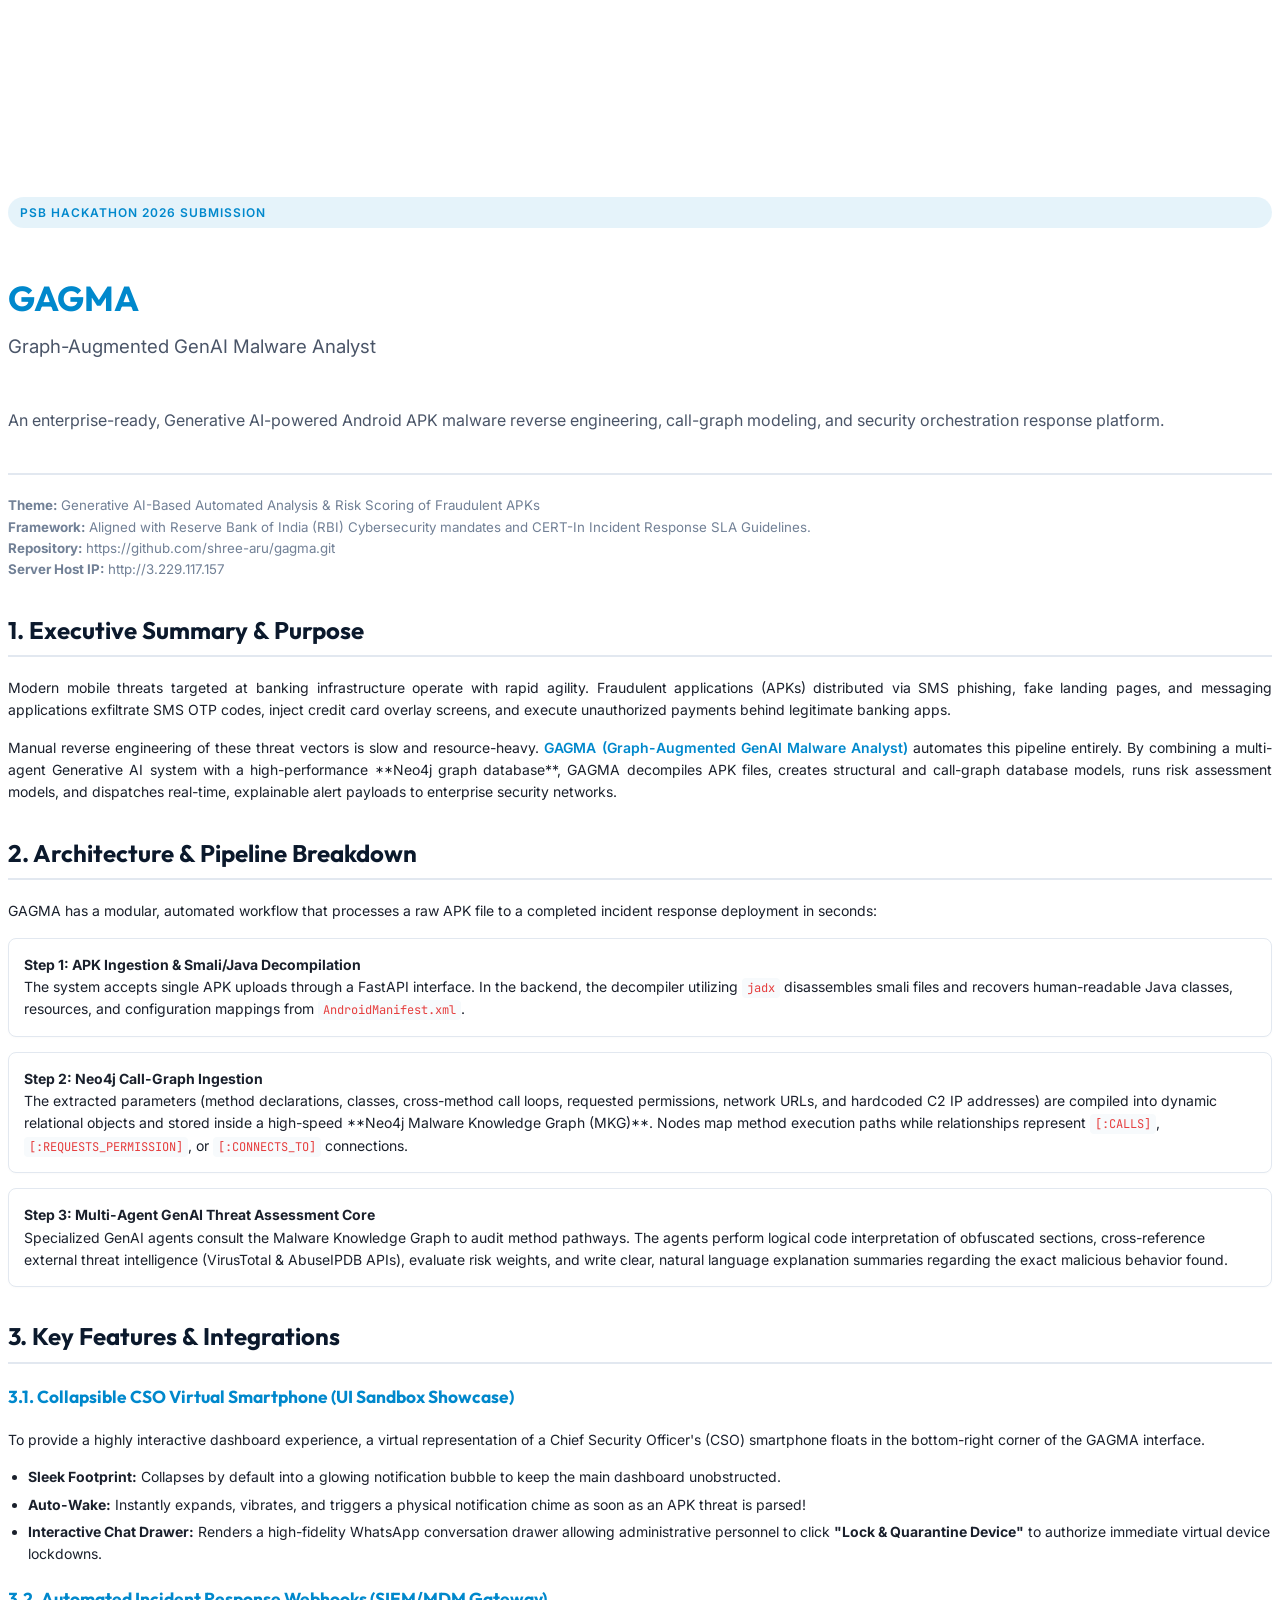
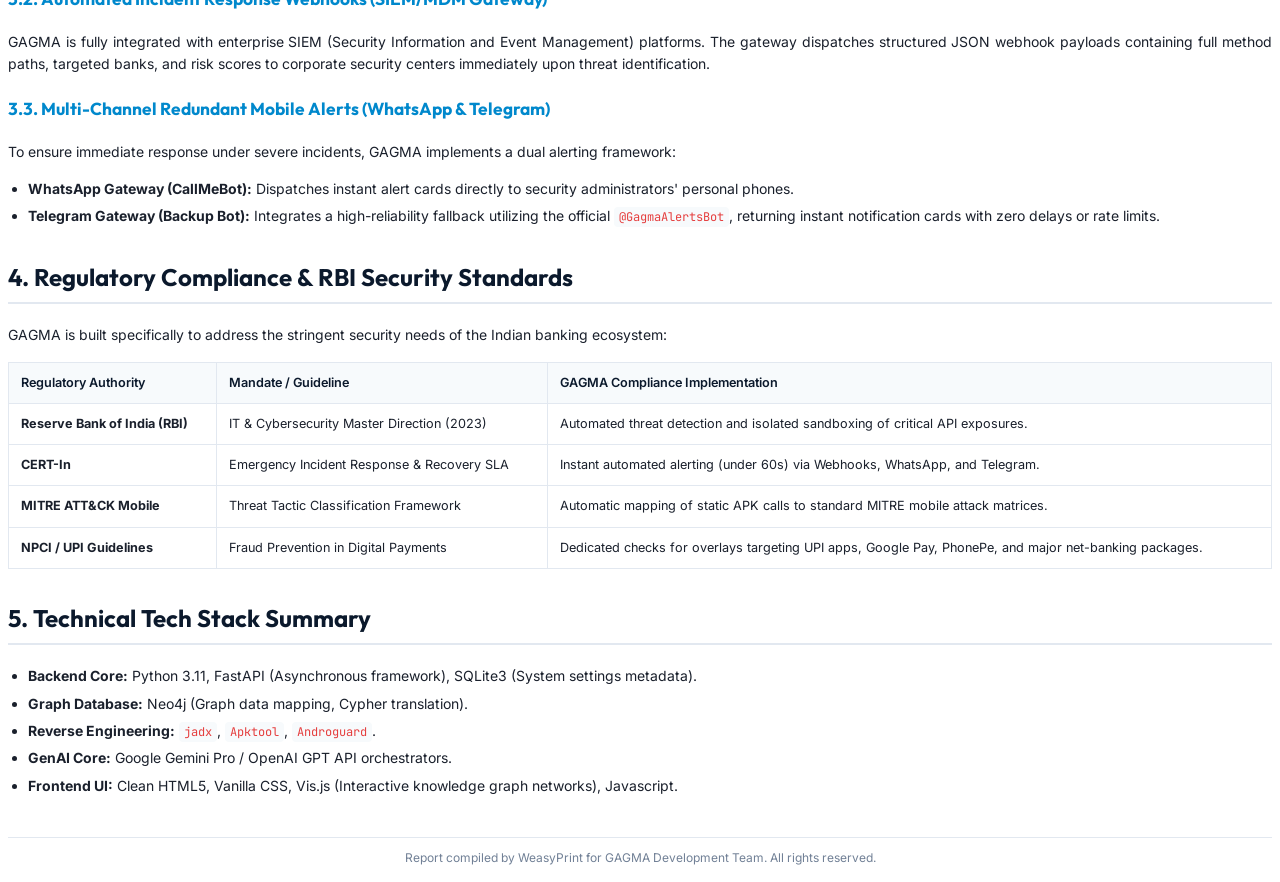
<file: gagma_project_overview.html>
<!DOCTYPE html>
<html lang="en">
<head>
  <meta charset="UTF-8">
  <title>GAGMA Executive Project Overview</title>
  <style>
    @import url('https://fonts.googleapis.com/css2?family=Inter:wght@300;400;500;600;700&family=Outfit:wght@400;500;600;700;800&family=JetBrains+Mono:wght@400;500;700&display=swap');

    @page {
      size: A4;
      margin: 20mm;
      @bottom-right {
        content: counter(page);
        font-family: 'Inter', sans-serif;
        font-size: 8pt;
        color: #718096;
      }
      @bottom-left {
        content: "GAGMA Project Overview — PSB Hackathon 2026";
        font-family: 'Inter', sans-serif;
        font-size: 8pt;
        color: #718096;
      }
    }

    body {
      font-family: 'Inter', sans-serif;
      color: #1a202c;
      line-height: 1.6;
      font-size: 10.5pt;
    }

    h1, h2, h3, h4 {
      font-family: 'Outfit', sans-serif;
      color: #0b192c;
      font-weight: 700;
      page-break-after: avoid;
    }

    h1 {
      font-size: 26pt;
      margin-bottom: 5px;
      color: #0088cc;
    }

    .subtitle {
      font-size: 14pt;
      color: #4a5568;
      margin-top: 0;
      margin-bottom: 30px;
      font-weight: 400;
    }

    .cover {
      page-break-after: always;
      display: flex;
      flex-direction: column;
      justify-content: center;
      height: 100%;
      padding-top: 50mm;
    }

    .cover-meta {
      margin-top: auto;
      border-top: 2px solid #e2e8f0;
      padding-top: 20px;
      font-size: 10pt;
      color: #718096;
    }

    .cover-tag {
      display: inline-block;
      background: rgba(0, 136, 204, 0.1);
      color: #0088cc;
      padding: 6px 12px;
      border-radius: 40px;
      font-weight: 600;
      font-size: 9pt;
      margin-bottom: 20px;
      text-transform: uppercase;
      letter-spacing: 1px;
    }

    h2 {
      font-size: 18pt;
      border-bottom: 2px solid #e2e8f0;
      padding-bottom: 6px;
      margin-top: 30px;
      color: #0b192c;
    }

    h3 {
      font-size: 13pt;
      margin-top: 20px;
      color: #0088cc;
    }

    p {
      margin-bottom: 15px;
      text-align: justify;
    }

    ul, ol {
      margin-bottom: 15px;
      padding-left: 20px;
    }

    li {
      margin-bottom: 5px;
    }

    code {
      font-family: 'JetBrains Mono', monospace;
      background: #f7fafc;
      padding: 2px 5px;
      border-radius: 4px;
      font-size: 9pt;
      color: #e53e3e;
    }

    .code-block {
      display: block;
      font-family: 'JetBrains Mono', monospace;
      background: #f7fafc;
      border: 1px solid #e2e8f0;
      padding: 12px;
      border-radius: 6px;
      font-size: 8.5pt;
      white-space: pre-wrap;
      margin-bottom: 15px;
      color: #2d3748;
    }

    table {
      width: 100%;
      border-collapse: collapse;
      margin-bottom: 20px;
      page-break-inside: avoid;
    }

    th, td {
      border: 1px solid #e2e8f0;
      padding: 10px 12px;
      text-align: left;
      font-size: 9.5pt;
    }

    th {
      background-color: #f7fafc;
      font-weight: 600;
      color: #0b192c;
    }

    .card {
      background: #ffffff;
      border: 1px solid #e2e8f0;
      border-radius: 8px;
      padding: 15px;
      margin-bottom: 15px;
      page-break-inside: avoid;
      box-shadow: 0 1px 3px rgba(0,0,0,0.02);
    }

    .highlight {
      color: #0088cc;
      font-weight: 600;
    }

    .badge-rbi {
      display: inline-block;
      background: #fffaf0;
      border: 1px solid #feebc8;
      color: #dd6b20;
      font-weight: 600;
      padding: 2px 6px;
      border-radius: 4px;
      font-size: 8pt;
      text-transform: uppercase;
    }
  </style>
</head>
<body>

  <!-- Cover Page -->
  <div class="cover">
    <div class="cover-tag">PSB Hackathon 2026 Submission</div>
    <h1>GAGMA</h1>
    <div class="subtitle">Graph-Augmented GenAI Malware Analyst</div>
    
    <p style="font-size: 12pt; color: #4a5568; margin-bottom: 40px;">
      An enterprise-ready, Generative AI-powered Android APK malware reverse engineering, call-graph modeling, and security orchestration response platform.
    </p>

    <div class="cover-meta">
      <strong>Theme:</strong> Generative AI-Based Automated Analysis & Risk Scoring of Fraudulent APKs<br>
      <strong>Framework:</strong> Aligned with Reserve Bank of India (RBI) Cybersecurity mandates and CERT-In Incident Response SLA Guidelines.<br>
      <strong>Repository:</strong> https://github.com/shree-aru/gagma.git<br>
      <strong>Server Host IP:</strong> http://3.229.117.157
    </div>
  </div>

  <!-- Document Body -->
  
  <h2>1. Executive Summary & Purpose</h2>
  <p>
    Modern mobile threats targeted at banking infrastructure operate with rapid agility. Fraudulent applications (APKs) distributed via SMS phishing, fake landing pages, and messaging applications exfiltrate SMS OTP codes, inject credit card overlay screens, and execute unauthorized payments behind legitimate banking apps. 
  </p>
  <p>
    Manual reverse engineering of these threat vectors is slow and resource-heavy. <span class="highlight">GAGMA (Graph-Augmented GenAI Malware Analyst)</span> automates this pipeline entirely. By combining a multi-agent Generative AI system with a high-performance **Neo4j graph database**, GAGMA decompiles APK files, creates structural and call-graph database models, runs risk assessment models, and dispatches real-time, explainable alert payloads to enterprise security networks.
  </p>

  <h2>2. Architecture & Pipeline Breakdown</h2>
  <p>
    GAGMA has a modular, automated workflow that processes a raw APK file to a completed incident response deployment in seconds:
  </p>

  <div class="card">
    <strong>Step 1: APK Ingestion & Smali/Java Decompilation</strong><br>
    The system accepts single APK uploads through a FastAPI interface. In the backend, the decompiler utilizing <code>jadx</code> disassembles smali files and recovers human-readable Java classes, resources, and configuration mappings from <code>AndroidManifest.xml</code>.
  </div>

  <div class="card">
    <strong>Step 2: Neo4j Call-Graph Ingestion</strong><br>
    The extracted parameters (method declarations, classes, cross-method call loops, requested permissions, network URLs, and hardcoded C2 IP addresses) are compiled into dynamic relational objects and stored inside a high-speed **Neo4j Malware Knowledge Graph (MKG)**. Nodes map method execution paths while relationships represent <code>[:CALLS]</code>, <code>[:REQUESTS_PERMISSION]</code>, or <code>[:CONNECTS_TO]</code> connections.
  </div>

  <div class="card">
    <strong>Step 3: Multi-Agent GenAI Threat Assessment Core</strong><br>
    Specialized GenAI agents consult the Malware Knowledge Graph to audit method pathways. The agents perform logical code interpretation of obfuscated sections, cross-reference external threat intelligence (VirusTotal & AbuseIPDB APIs), evaluate risk weights, and write clear, natural language explanation summaries regarding the exact malicious behavior found.
  </div>

  <h2>3. Key Features & Integrations</h2>

  <h3>3.1. Collapsible CSO Virtual Smartphone (UI Sandbox Showcase)</h3>
  <p>
    To provide a highly interactive dashboard experience, a virtual representation of a Chief Security Officer's (CSO) smartphone floats in the bottom-right corner of the GAGMA interface. 
  </p>
  <ul>
    <li><strong>Sleek Footprint:</strong> Collapses by default into a glowing notification bubble to keep the main dashboard unobstructed.</li>
    <li><strong>Auto-Wake:</strong> Instantly expands, vibrates, and triggers a physical notification chime as soon as an APK threat is parsed!</li>
    <li><strong>Interactive Chat Drawer:</strong> Renders a high-fidelity WhatsApp conversation drawer allowing administrative personnel to click <strong>"Lock & Quarantine Device"</strong> to authorize immediate virtual device lockdowns.</li>
  </ul>

  <h3>3.2. Automated Incident Response Webhooks (SIEM/MDM Gateway)</h3>
  <p>
    GAGMA is fully integrated with enterprise SIEM (Security Information and Event Management) platforms. The gateway dispatches structured JSON webhook payloads containing full method paths, targeted banks, and risk scores to corporate security centers immediately upon threat identification.
  </p>

  <h3>3.3. Multi-Channel Redundant Mobile Alerts (WhatsApp & Telegram)</h3>
  <p>
    To ensure immediate response under severe incidents, GAGMA implements a dual alerting framework:
  </p>
  <ul>
    <li><strong>WhatsApp Gateway (CallMeBot):</strong> Dispatches instant alert cards directly to security administrators' personal phones.</li>
    <li><strong>Telegram Gateway (Backup Bot):</strong> Integrates a high-reliability fallback utilizing the official <code>@GagmaAlertsBot</code>, returning instant notification cards with zero delays or rate limits.</li>
  </ul>

  <h2>4. Regulatory Compliance & RBI Security Standards</h2>
  <p>
    GAGMA is built specifically to address the stringent security needs of the Indian banking ecosystem:
  </p>
  
  <table>
    <thead>
      <tr>
        <th>Regulatory Authority</th>
        <th>Mandate / Guideline</th>
        <th>GAGMA Compliance Implementation</th>
      </tr>
    </thead>
    <tbody>
      <tr>
        <td><strong>Reserve Bank of India (RBI)</strong></td>
        <td>IT & Cybersecurity Master Direction (2023)</td>
        <td>Automated threat detection and isolated sandboxing of critical API exposures.</td>
      </tr>
      <tr>
        <td><strong>CERT-In</strong></td>
        <td>Emergency Incident Response & Recovery SLA</td>
        <td>Instant automated alerting (under 60s) via Webhooks, WhatsApp, and Telegram.</td>
      </tr>
      <tr>
        <td><strong>MITRE ATT&CK Mobile</strong></td>
        <td>Threat Tactic Classification Framework</td>
        <td>Automatic mapping of static APK calls to standard MITRE mobile attack matrices.</td>
      </tr>
      <tr>
        <td><strong>NPCI / UPI Guidelines</strong></td>
        <td>Fraud Prevention in Digital Payments</td>
        <td>Dedicated checks for overlays targeting UPI apps, Google Pay, PhonePe, and major net-banking packages.</td>
      </tr>
    </tbody>
  </table>

  <h2>5. Technical Tech Stack Summary</h2>
  <ul>
    <li><strong>Backend Core:</strong> Python 3.11, FastAPI (Asynchronous framework), SQLite3 (System settings metadata).</li>
    <li><strong>Graph Database:</strong> Neo4j (Graph data mapping, Cypher translation).</li>
    <li><strong>Reverse Engineering:</strong> <code>jadx</code>, <code>Apktool</code>, <code>Androguard</code>.</li>
    <li><strong>GenAI Core:</strong> Google Gemini Pro / OpenAI GPT API orchestrators.</li>
    <li><strong>Frontend UI:</strong> Clean HTML5, Vanilla CSS, Vis.js (Interactive knowledge graph networks), Javascript.</li>
  </ul>

  <p style="margin-top: 40px; border-top: 1px solid #e2e8f0; padding-top: 10px; font-size: 9pt; color: #718096; text-align: center;">
    Report compiled by WeasyPrint for GAGMA Development Team. All rights reserved.
  </p>

</body>
</html>
</file>
